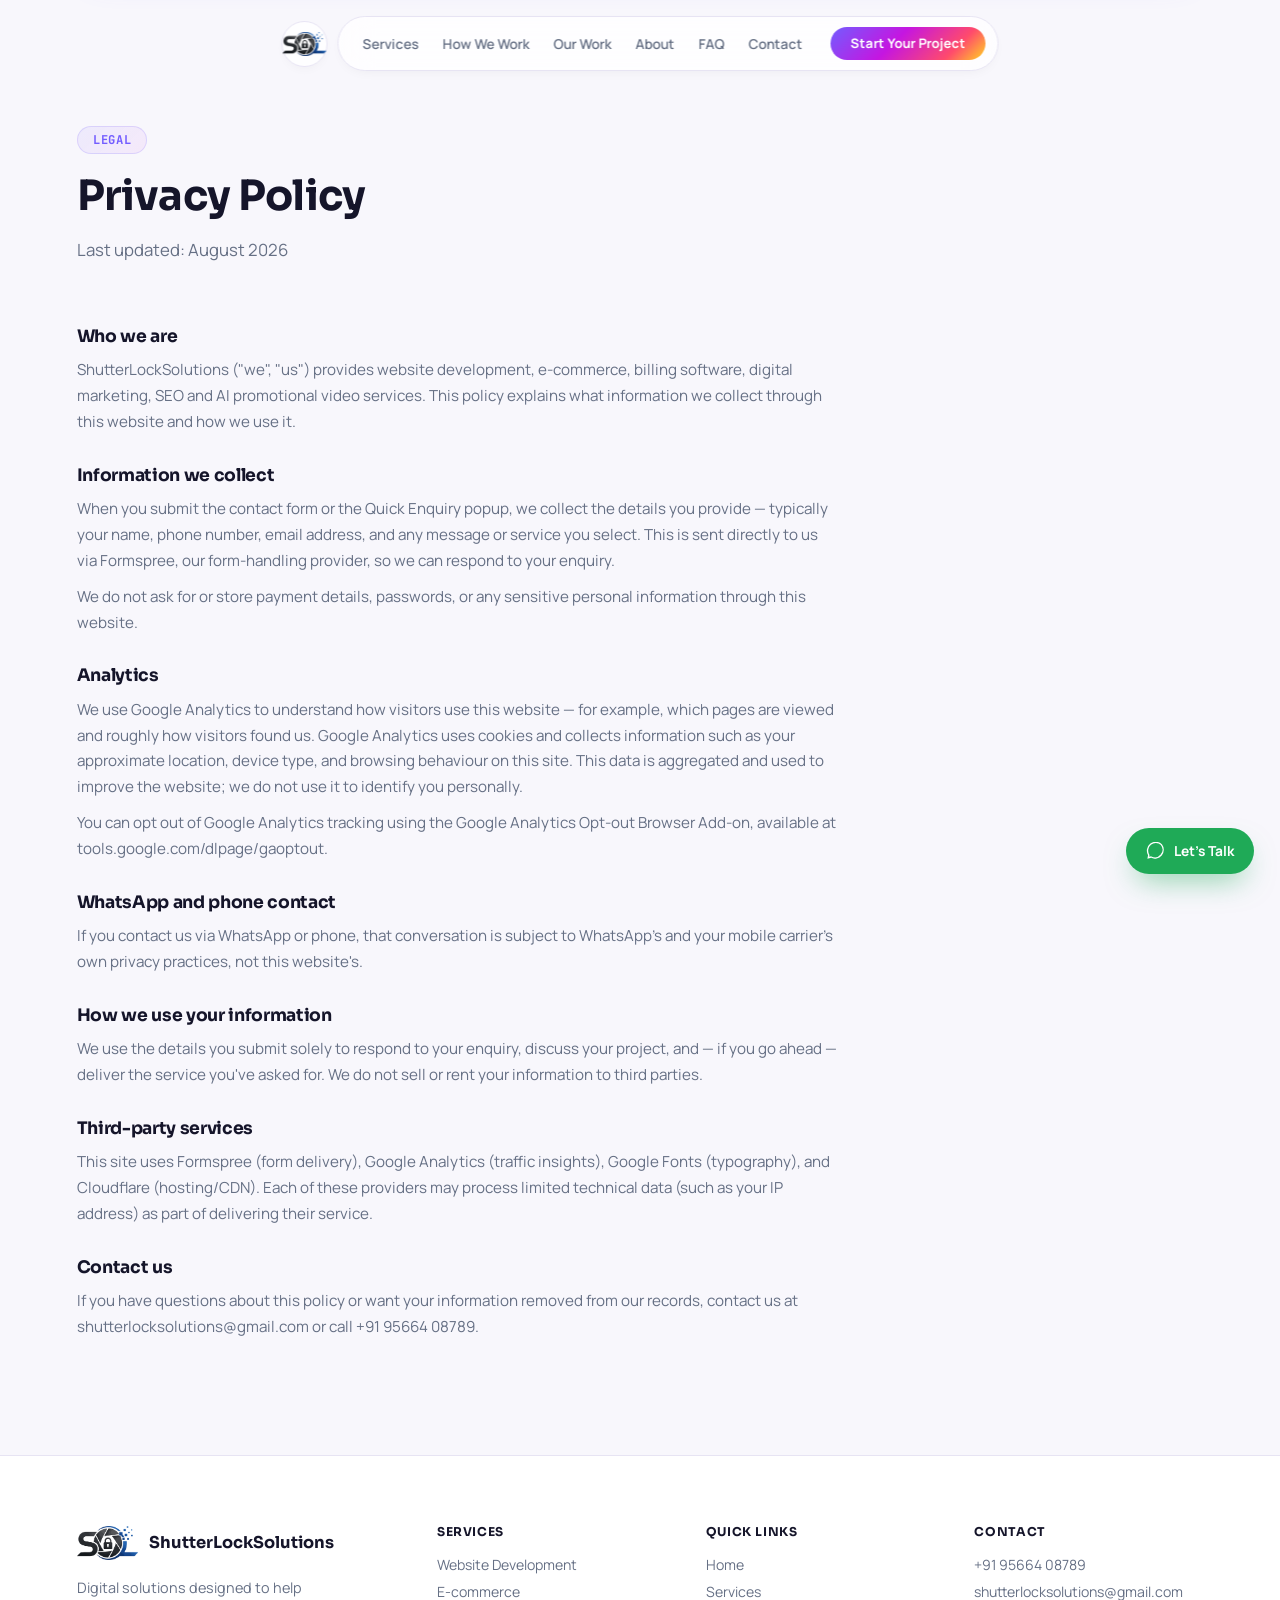
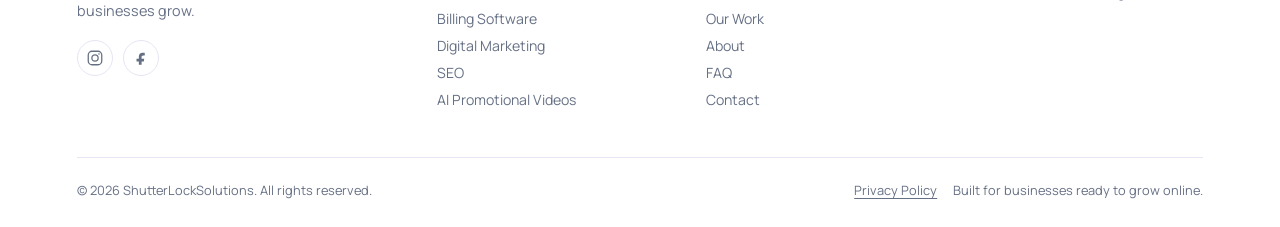
<file: privacy/index.html>
<!DOCTYPE html>
<html lang="en">
<head>
<!-- Google tag (gtag.js) -->
<script async src="https://www.googletagmanager.com/gtag/js?id=G-6SQDJTYTRV"></script>
<script>
  window.dataLayer = window.dataLayer || [];
  function gtag(){dataLayer.push(arguments);}
  gtag('js', new Date());

  gtag('config', 'G-6SQDJTYTRV');
</script>
<meta charset="UTF-8">
<meta name="viewport" content="width=device-width, initial-scale=1.0, viewport-fit=cover">
<meta http-equiv="X-UA-Compatible" content="IE=edge">
<title>Privacy Policy | ShutterLockSolutions</title>
<meta name="description" content="How ShutterLockSolutions collects, uses and protects the information you share with us through this website.">
<meta name="theme-color" content="#060B16">
<link rel="canonical" href="https://shutterlocksolutions.com/privacy/">
<link rel="icon" type="image/png" href="../assets/logo-mark.png">
<meta name="robots" content="noindex, follow">

<!-- Fonts -->
<link rel="preconnect" href="https://fonts.googleapis.com">
<link rel="preconnect" href="https://fonts.gstatic.com" crossorigin>
<link rel="preload" as="style" href="https://fonts.googleapis.com/css2?family=Manrope:wght@400;500;600;700;800&family=Sora:wght@500;600;700;800&family=JetBrains+Mono:wght@400;500&display=swap"
      onload="this.onload=null;this.rel='stylesheet';">
<noscript><link rel="stylesheet" href="https://fonts.googleapis.com/css2?family=Manrope:wght@400;500;600;700;800&family=Sora:wght@500;600;700;800&family=JetBrains+Mono:wght@400;500&display=swap"></noscript>

<!-- Styles -->
<link rel="stylesheet" href="../css/style.min.css">
</head>
<body data-page="legal">

<noscript>
  <div style="padding:40px;font-family:sans-serif;max-width:640px;margin:0 auto;text-align:center;">
    <h1>Privacy Policy</h1>
    <p>Please enable JavaScript to view this page, or contact us directly:</p>
    <p>Phone / WhatsApp: +91 95664 08789<br>Email: shutterlocksolutions@gmail.com</p>
  </div>
</noscript>

<div id="legal-mount"></div>
<div id="footer-mount"></div>

<script src="../js/config/content.config.min.js"></script>
<script src="../js/components/homeSections.min.js"></script>
<script src="../js/pages/legal.min.js"></script>
<script src="../js/main.min.js"></script>
</body>
</html>
</file>
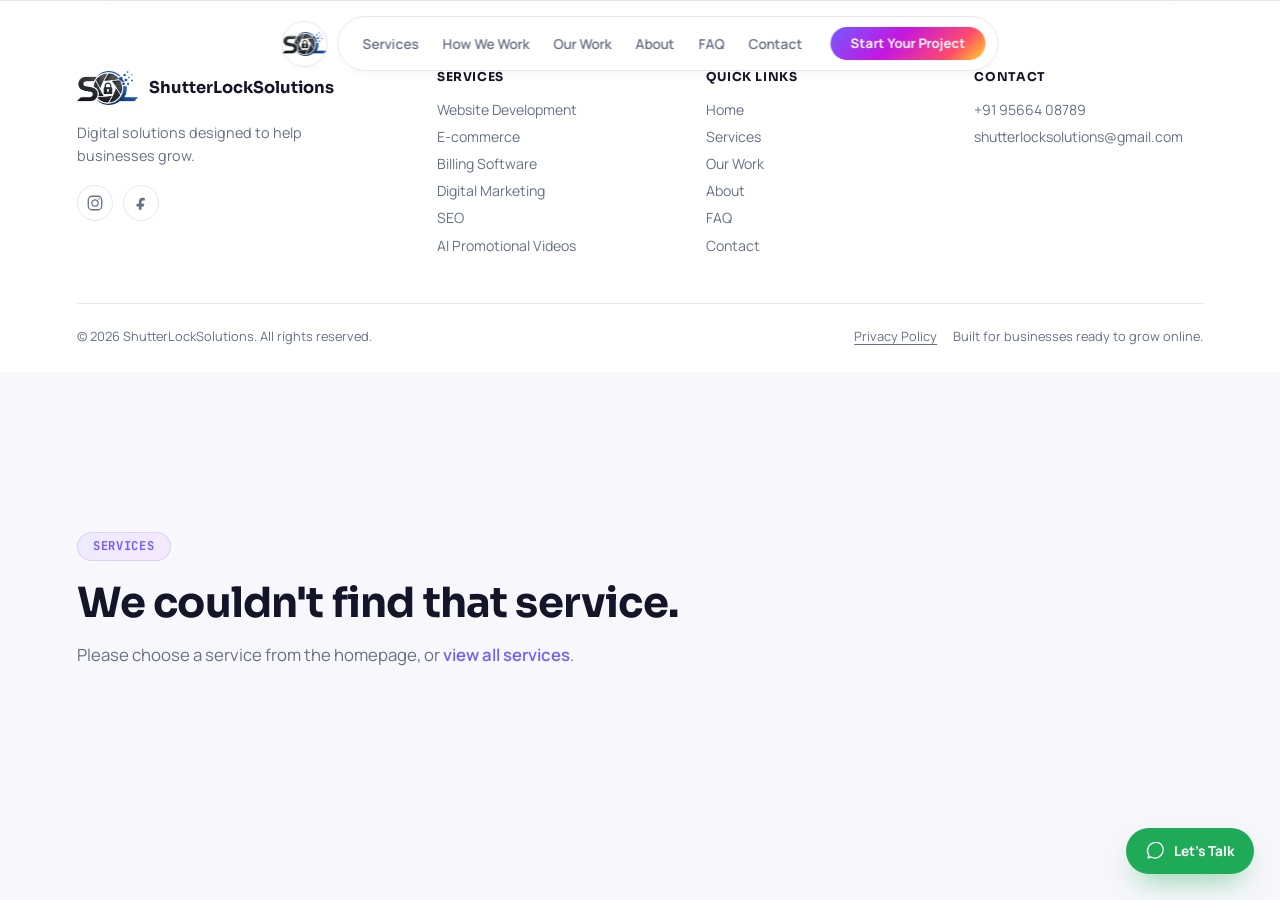
<file: services/index.html>
<!DOCTYPE html>
<html lang="en">
<head>
<!-- Google tag (gtag.js) -->
<script async src="https://www.googletagmanager.com/gtag/js?id=G-6SQDJTYTRV"></script>
<script>
  window.dataLayer = window.dataLayer || [];
  function gtag(){dataLayer.push(arguments);}
  gtag('js', new Date());

  gtag('config', 'G-6SQDJTYTRV');
</script>
<meta charset="UTF-8">
<meta name="viewport" content="width=device-width, initial-scale=1.0, viewport-fit=cover">
<meta http-equiv="X-UA-Compatible" content="IE=edge">
<!-- Title/description are set at runtime per-service by servicePage.js from
     content.config.js (servicesDetail[slug].seo). Fallback below only covers
     the brief instant before JS runs / for non-JS agents. -->
<title>Our Services | ShutterLockSolutions</title>
<meta name="description" content="Website development, e-commerce, billing software, digital marketing and SEO — digital solutions from ShutterLockSolutions.">
<meta name="theme-color" content="#060B16">
<meta name="robots" content="noindex" id="seo-robots-fallback">
<!-- Removed by servicePage.js once a valid ?service= slug resolves, so the
     page is indexable at its canonical per-service URL and not as a bare shell. -->
<link rel="icon" type="image/png" href="../assets/logo-mark.png">

<!-- LCP preload for the service-hero banner image. The banner filename
     depends on ?service=<slug>, which isn't known until JS parses the
     content config — without this hint the browser wouldn't start
     fetching the banner until after the full JS bundle loads. This tiny
     inline script runs immediately (before CSS/JS finish) and injects a
     preload for the correct file. ai-promotional-videos has no banner
     (real video/poster instead) so it's intentionally omitted here. -->
<script>
(function () {
  var m = /[?&]service=([^&]+)/.exec(window.location.search);
  var slug = m && decodeURIComponent(m[1]);
  var banners = {
    "website-development": "website-development-banner",
    "ecommerce": "ecommerce-banner",
    "billing-software": "billing-banner",
    "digital-marketing": "digital-marketing-banner",
    "seo": "seo-banner",
  };
  var file = slug && banners[slug];
  if (file) {
    var link = document.createElement("link");
    link.rel = "preload";
    link.as = "image";
    link.type = "image/webp";
    link.href = "../assets/images/banners/" + file + ".webp";
    document.head.appendChild(link);
  }
})();
</script>

<link rel="preconnect" href="https://fonts.googleapis.com">
<link rel="preconnect" href="https://fonts.gstatic.com" crossorigin>
<link rel="preload" as="style" href="https://fonts.googleapis.com/css2?family=Manrope:wght@400;500;600;700;800&family=Sora:wght@500;600;700;800&family=JetBrains+Mono:wght@400;500&display=swap"
      onload="this.onload=null;this.rel='stylesheet';">
<noscript><link rel="stylesheet" href="https://fonts.googleapis.com/css2?family=Manrope:wght@400;500;600;700;800&family=Sora:wght@500;600;700;800&family=JetBrains+Mono:wght@400;500&display=swap"></noscript>

<link rel="stylesheet" href="../css/style.min.css">
</head>
<body data-page="service">

<noscript>
  <div style="padding:40px;font-family:sans-serif;max-width:640px;margin:0 auto;text-align:center;">
    <h1>ShutterLockSolutions — Services</h1>
    <p>Please enable JavaScript to view this page, or contact us directly:</p>
    <p>Phone / WhatsApp: +91 95664 08789<br>Email: shutterlocksolutions@gmail.com</p>
  </div>
</noscript>

<!-- ==========================================================================
     ONE reusable service page shell for ALL five services.
     The slug is resolved at runtime from the URL (?service=<slug>) by
     js/pages/service.js, which calls the single window.ServicePage
     renderer (js/components/servicePage.js) with the matching object from
     js/config/content.config.js -> servicesDetail[slug].
     No per-service markup exists anywhere in this file.
     ========================================================================== -->
<div id="breadcrumb-mount"></div>
<div id="service-hero-mount"></div>
<div id="service-problem-mount"></div>
<div id="service-solution-mount"></div>
<div id="service-features-mount"></div>
<div id="service-benefits-mount"></div>
<div id="process-mount"></div>
<div id="faq-mount"></div>
<div id="cta-mount"></div>
<div id="footer-mount"></div>

<!-- Scripts: config -> shared components -> service page renderer -> boot wrapper -> main -->
<script src="../js/config/content.config.min.js"></script>
<script src="../js/components/homeSections.min.js"></script>
<script src="../js/components/servicePage.min.js"></script>
<script src="../js/pages/service.min.js"></script>
<script src="../js/main.min.js"></script>
</body>
</html>
</file>
<file: css/style.min.css>
*,::after,::before{box-sizing:border-box}a,body,button,div,figure,footer,form,h1,h2,h3,h4,header,html,input,label,li,nav,p,section,select,span,textarea,ul{margin:0;padding:0;border:0;font-size:100%;vertical-align:baseline}html{-webkit-text-size-adjust:100%;-ms-text-size-adjust:100%}body{line-height:1}ul{list-style:none}button,input,select,textarea{font-family:inherit;font-size:inherit;color:inherit;-webkit-appearance:none;-moz-appearance:none;appearance:none;background:0 0}button{cursor:pointer}img,svg{max-width:100%;display:block}a{background-color:transparent;text-decoration:none;color:inherit}:root{--ink-0:#15152A;--ink-1:#1E1E38;--ink-2:#272746;--line-dark:rgba(255,255,255,0.09);--white:#FFFFFF;--paper:#F8F7FC;--paper-line:#E7E4F3;--text-dark:#15152A;--text-soft:#667085;--text-faint:#98A2B3;--blue:#735DFF;--blue-bright:#C516E1;--blue-dim:#5B3FE0;--gradient-main:linear-gradient(135deg, #735DFF 0%, #C516E1 42%, #FF4B6C 78%, #FFD522 100%);--gradient-soft:linear-gradient(135deg, rgba(115,93,255,0.08), rgba(197,22,225,0.06));--fs-display:clamp(2.4rem, 4.6vw, 3.9rem);--fs-h2:clamp(1.9rem, 3.3vw, 2.6rem);--fs-h3:1.35rem;--fs-h4:1.08rem;--fs-body-lg:1.05rem;--fs-body:0.95rem;--fs-sm:0.87rem;--fs-xs:0.76rem;--r-sm:10px;--r-md:16px;--r-lg:24px;--r-pill:100px;--radius:16px;--shadow-sm:0 4px 14px -6px rgba(21,21,42,0.07);--shadow-md:0 16px 34px -18px rgba(21,21,42,0.12);--shadow-lg:0 30px 60px -24px rgba(21,21,42,0.16);--shadow-accent:0 14px 30px -12px rgba(115,93,255,0.35);--section-y:clamp(72px, 9vw, 130px);--gutter:6vw;--container:1600px;--header-h:78px;--focus-ring:2px solid var(--blue)}html{-webkit-scroll-behavior:smooth;scroll-behavior:smooth}div[id],section[id]{scroll-margin-top:var(--header-h)}body{font-family:Manrope,-apple-system,BlinkMacSystemFont,'Segoe UI',Roboto,Helvetica,Arial,sans-serif;background:var(--paper);color:var(--text-dark);overflow-x:hidden;-webkit-font-smoothing:antialiased;-moz-osx-font-smoothing:grayscale;text-rendering:optimizeLegibility}.disp,h1,h2,h3,h4{font-family:Sora,-apple-system,BlinkMacSystemFont,sans-serif;letter-spacing:-.02em}.mono{font-family:'JetBrains Mono',Consolas,Menlo,monospace;letter-spacing:.06em;text-transform:uppercase}::selection{background:var(--blue);color:#fff}a:focus-visible,button:focus-visible,input:focus-visible,select:focus-visible,textarea:focus-visible{outline:var(--focus-ring);outline-offset:3px}a:focus,button:focus,input:focus,select:focus,textarea:focus{outline:var(--focus-ring);outline-offset:3px}@media (prefers-reduced-motion:reduce){*{animation-duration:NaNs!important;animation-iteration-count:1!important;transition-duration:NaNs!important;transition-delay:0s!important;scroll-behavior:auto!important}}.wrap{max-width:var(--container);margin:0 auto;padding-left:var(--gutter);padding-right:var(--gutter)}.contact,.cta-section,.faq,.hero,.journey,.problem,.process,.quiz,.services,.transform,.why,.work{padding-left:max(var(--gutter),calc((100% - var(--container))/ 2));padding-right:max(var(--gutter),calc((100% - var(--container))/ 2))}.contact,.faq,.journey,.problem,.process,.quiz,.services,.transform,.why,.work{padding-top:var(--section-y);padding-bottom:var(--section-y)}header{position:fixed;top:16px;left:50%;z-index:200;transform:translateX(-50%);display:-webkit-flex;display:flex;-webkit-align-items:center;align-items:center;gap:10px;max-width:94vw}.pill-logo{display:-webkit-flex;display:flex;align-items:center;justify-content:center;flex-shrink:0;width:46px;height:46px;border-radius:50%;background:rgba(255,255,255,.85);-webkit-backdrop-filter:blur(16px);backdrop-filter:blur(16px);border:1px solid var(--paper-line);box-shadow:var(--shadow-sm)}.pill-logo .logo-mark{height:24px}.pill-nav{display:-webkit-flex;display:flex;align-items:center;gap:28px;background:rgba(255,255,255,.78);-webkit-backdrop-filter:blur(16px);backdrop-filter:blur(16px);border:1px solid var(--paper-line);box-shadow:var(--shadow-sm);border-radius:100px;padding:10px 12px 10px 24px}.logo{display:-webkit-flex;display:flex;-webkit-align-items:center;align-items:center;gap:11px;font-family:Sora,sans-serif;font-weight:700;font-size:1.02rem;color:var(--text-dark)}.logo-mark{height:34px;width:auto;object-fit:contain;position:relative;flex-shrink:0}nav.desknav ul{display:-webkit-flex;display:flex;gap:24px}nav.desknav a{font-size:.85rem;font-weight:600;color:var(--text-soft);transition:color .25s;position:relative;padding-bottom:2px;white-space:nowrap}nav.desknav a:hover{color:var(--text-dark)}nav.desknav a::after{content:'';position:absolute;left:0;bottom:-4px;width:0;height:1.5px;background:var(--blue-bright);transition:width .3s cubic-bezier(.16,.8,.24,1)}nav.desknav a:hover::after{width:100%}.nav-right{display:-webkit-flex;display:flex;-webkit-align-items:center;align-items:center;gap:14px}.nav-cta{background:var(--gradient-main);color:#fff;padding:10px 20px;border-radius:100px;font-weight:700;font-size:.82rem;transition:filter .25s ease,transform .25s ease;white-space:nowrap}.nav-cta:hover{filter:brightness(1.08);transform:translateY(-2px)}.burger{display:none;flex-direction:column;gap:5px;background:0 0;border:none;padding:8px}.burger span{width:22px;height:2px;background:var(--text-dark);display:block}.mobile-menu{position:fixed;inset:0;background:var(--white);z-index:300;display:-webkit-flex;display:flex;flex-direction:column;padding:26px 6vw;transform:translateY(-100%);transition:transform .4s cubic-bezier(.2,.8,.2,1)}.mobile-menu.open{transform:translateY(0)}.mobile-menu .mtop{display:-webkit-flex;display:flex;justify-content:space-between;align-items:center;margin-bottom:60px}.mobile-menu ul{display:-webkit-flex;display:flex;flex-direction:column;gap:26px}.mobile-menu a{font-family:Sora,sans-serif;font-size:1.7rem;font-weight:600;color:var(--text-dark)}.mobile-menu .mcta{margin-top:auto;text-align:center}.close-x{background:0 0;border:none;color:var(--text-dark);font-size:1.6rem;padding:8px}.hero{position:relative;background:var(--paper);color:var(--text-dark);padding-top:calc(var(--header-h) + 48px);padding-bottom:var(--section-y);overflow:hidden;display:-webkit-grid;display:grid;grid-template-columns:1.02fr 0.98fr;gap:clamp(32px,5vw,72px);align-items:center;perspective:1200px}.hero::before{content:'';position:absolute;inset:0;background:radial-gradient(ellipse 60% 50% at 82% 18%,rgba(115,93,255,.14),transparent 60%),radial-gradient(ellipse 50% 40% at 8% 90%,rgba(197,22,225,.08),transparent 60%);pointer-events:none}.hero-grid-lines{position:absolute;inset:0;background-image:linear-gradient(rgba(21,21,42,.04) 1px,transparent 1px),linear-gradient(90deg,rgba(21,21,42,.04) 1px,transparent 1px);background-size:56px 56px;-webkit-mask-image:linear-gradient(to bottom,black,transparent 85%);mask-image:linear-gradient(to bottom,black,transparent 85%);pointer-events:none}.hero-copy{position:relative;z-index:2}.eyebrow{display:-webkit-inline-flex;display:inline-flex;align-items:center;gap:9px;font-size:var(--fs-xs);font-weight:700;color:var(--blue-bright);padding:8px 16px;border:1px solid rgba(197,22,225,.3);border-radius:var(--r-pill);background:rgba(115,93,255,.1);margin-bottom:26px}.eyebrow::before{content:'';width:6px;height:6px;border-radius:50%;background:var(--blue-bright);flex-shrink:0}.hero h1{font-size:var(--fs-display);font-weight:700;line-height:1.06;letter-spacing:-.025em;margin-bottom:24px}.hero h1 .accent{background:var(--gradient-main);-webkit-background-clip:text;background-clip:text;-webkit-text-fill-color:transparent;color:var(--blue-bright);display:-webkit-flex;display:flex;align-items:center;line-height:1.06;min-height:calc(var(--fs-display) * 1.06 * 2);text-wrap:balance;transition:opacity .26s ease,transform .26s ease}.hero h1 .accent.swap-out{opacity:0;transform:translateY(6px)}.hero p.lead{font-size:var(--fs-body-lg);color:var(--text-soft);max-width:500px;line-height:1.7;margin-bottom:34px}.hero-actions{display:-webkit-flex;display:flex;gap:14px;flex-wrap:wrap;margin-bottom:40px}.btn-primary{background:var(--gradient-main);color:#fff;padding:16px 30px;border-radius:var(--r-pill);font-weight:700;font-size:var(--fs-sm);display:-webkit-inline-flex;display:inline-flex;align-items:center;gap:9px;transition:transform .3s ease,box-shadow .3s ease,filter .3s ease;box-shadow:var(--shadow-accent);border:none}.btn-primary:hover{filter:brightness(1.08);transform:translateY(-3px)}.btn-primary:active{transform:translateY(-1px) scale(.98)}.btn-outline{padding:16px 26px;border-radius:var(--r-pill);font-weight:700;font-size:var(--fs-sm);border:1px solid var(--paper-line);color:var(--text-dark);background:var(--white);transition:border-color .3s,background .3s,transform .2s ease;display:inline-block}.btn-outline:hover{border-color:var(--blue);background:var(--gradient-soft)}.btn-outline:active{transform:scale(.98)}.hero-services-inline{display:-webkit-flex;display:flex;flex-wrap:wrap;gap:10px 20px;padding-top:26px;border-top:1px solid var(--paper-line)}.hero-services-inline span{font-size:var(--fs-xs);color:var(--text-soft);display:-webkit-flex;display:flex;align-items:center;gap:8px}.hero-services-inline span::before{content:'';width:4px;height:4px;border-radius:50%;background:var(--blue-bright);flex-shrink:0}.hero-visual{position:relative;z-index:2;height:auto;transform-style:preserve-3d;transition:transform .3s ease-out;will-change:transform}.hero-glow{position:absolute;top:6%;right:2%;width:70%;height:70%;background:radial-gradient(circle at 50% 50%,rgba(115,93,255,.16),transparent 68%);filter:blur(38px);pointer-events:none}.stack-card{position:absolute;border-radius:var(--r-lg);background:var(--ink-2);border:1px solid rgba(255,255,255,.12);box-shadow:var(--shadow-lg)}.card-site{width:78%;height:298px;top:2%;right:0;overflow:hidden;z-index:2;animation:card-fade-in .7s cubic-bezier(.16,.8,.24,1) both,float1 7s ease-in-out infinite}.browser-bar{display:-webkit-flex;display:flex;align-items:center;gap:12px;padding:12px 16px;border-bottom:1px solid rgba(255,255,255,.09);background:rgba(255,255,255,.03)}.browser-dots{display:-webkit-flex;display:flex;gap:6px;flex-shrink:0}.browser-dots span{width:9px;height:9px;border-radius:50%;background:rgba(255,255,255,.16)}.browser-url{flex:1;font-family:'JetBrains Mono',monospace;font-size:.62rem;color:rgba(255,255,255,.42);background:rgba(255,255,255,.05);border-radius:var(--r-pill);padding:5px 12px;white-space:nowrap;overflow:hidden;text-overflow:ellipsis;text-transform:none;letter-spacing:0}.site-body{padding:20px}.card-mobile .bl,.card-site .bl,.svc-visual .bl{display:block;height:10px;border-radius:5px;background:rgba(255,255,255,.09);margin-bottom:10px}.card-site .bl.w60,.svc-visual .bl.w60{width:60%}.card-site .bl.w80,.svc-visual .bl.w80{width:80%}.card-site .bl.w40,.svc-visual .bl.w40{width:40%}.card-site .bl.w20,.svc-visual .bl.w20{width:20%}.card-site .bl.w30,.svc-visual .bl.w30{width:30%}.card-site .hero-block,.svc-visual .hero-block{height:120px;border-radius:var(--r-sm);background:linear-gradient(135deg,rgba(115,93,255,.35),rgba(115,93,255,.06));margin-top:18px;border:1px solid rgba(197,22,225,.25);position:relative;overflow:hidden;display:-webkit-flex;display:flex;align-items:center;justify-content:center}.card-site .hero-block::before,.svc-visual .hero-block::before{content:'';width:80%;height:44px;background-image:url("data:image/svg+xml;charset=UTF-8,%3Csvg xmlns='http://www.w3.org/2000/svg' viewBox='0 0 200 60'%3E%3Cpolyline points='0,45 30,38 55,42 80,22 105,28 130,10 160,16 200,4' fill='none' stroke='%23C516E1' stroke-width='3' stroke-linecap='round' stroke-linejoin='round'/%3E%3Ccircle cx='200' cy='4' r='5' fill='%23C516E1'/%3E%3C/svg%3E");background-repeat:no-repeat;background-size:contain;background-position:center;opacity:.9}.hero-blob{position:absolute;width:210px;height:210px;border-radius:50%;background:conic-gradient(from 140deg,rgba(255,213,34,.22),rgba(255,75,108,.16),rgba(197,22,225,.2),rgba(115,93,255,.2));filter:blur(30px);opacity:.7;top:-6%;left:6%;z-index:1}.hero-ecosystem-img{position:relative;z-index:2;display:block;width:100%;height:auto;filter:drop-shadow(0 24px 40px rgba(21,21,42,.16));animation:card-fade-in .8s cubic-bezier(.16,.8,.24,1) both,hero-img-float 8s ease-in-out infinite}@keyframes hero-img-float{0%,100%{translate:0 0}50%{translate:0 -12px}}@media (max-width:980px){.hero-ecosystem-img{max-width:520px;margin:0 auto;animation:card-fade-in .6s ease both}}.sv-mock-products{display:-webkit-grid;display:grid;grid-template-columns:repeat(3,1fr);gap:10px;margin-bottom:14px}.sv-mock-product{background:rgba(255,255,255,.04);border:1px solid rgba(255,255,255,.08);border-radius:var(--r-sm);padding:9px;display:-webkit-flex;display:flex;flex-direction:column;gap:6px}.sv-mock-thumb{display:block;height:38px;border-radius:6px;background:linear-gradient(135deg,rgba(115,93,255,.35),rgba(197,22,225,.15))}.sv-mock-cartbar{display:-webkit-flex;display:flex;align-items:center;justify-content:space-between;padding-top:14px;border-top:1px solid rgba(255,255,255,.08)}.sv-mock-pill{width:74px;height:20px;border-radius:var(--r-pill);background:var(--gradient-main);display:block}.sv-mock-cta-row{display:-webkit-flex;display:flex;align-items:center;gap:12px;margin-top:16px}.sv-mock-invoice{display:-webkit-flex;display:flex;flex-direction:column;gap:12px;margin-bottom:16px}.sv-mock-invoice-row{display:-webkit-flex;display:flex;align-items:center;justify-content:space-between}.sv-mock-invoice-total{display:-webkit-flex;display:flex;align-items:center;justify-content:space-between;padding-top:14px;border-top:1px solid rgba(255,255,255,.08)}.sv-mock-social-grid{display:-webkit-grid;display:grid;grid-template-columns:repeat(2,1fr);gap:10px}.sv-mock-social-card{background:rgba(255,255,255,.04);border:1px solid rgba(255,255,255,.08);border-radius:var(--r-sm);padding:9px}.sv-mock-social-media{display:block;height:46px;border-radius:6px;margin-bottom:8px;background:linear-gradient(135deg,rgba(197,22,225,.32),rgba(255,213,34,.18))}.sv-mock-social-meta{display:-webkit-flex;display:flex;align-items:center;justify-content:space-between;gap:8px}.sv-mock-heart{width:12px;height:12px;border-radius:50%;background:var(--blue-bright);flex-shrink:0;opacity:.8}.sv-mock-searchbar{display:-webkit-flex;display:flex;align-items:center;gap:10px;background:rgba(255,255,255,.05);border:1px solid rgba(255,255,255,.1);border-radius:var(--r-pill);padding:10px 16px;margin-bottom:16px}.sv-mock-search-icon{width:14px;height:14px;border-radius:50%;border:2px solid rgba(255,255,255,.4);flex-shrink:0}.sv-mock-results{display:-webkit-flex;display:flex;flex-direction:column;gap:14px}.sv-mock-result{display:-webkit-flex;display:flex;align-items:flex-start;gap:12px}.sv-mock-result-text{flex:1;min-width:0}.sv-mock-rank{width:22px;height:22px;border-radius:7px;background:var(--gradient-main);color:#fff;flex-shrink:0;display:-webkit-flex;display:flex;align-items:center;justify-content:center;font-family:'JetBrains Mono',monospace;font-size:.68rem;font-weight:700}.sv-mock-videoframe{height:120px;border-radius:var(--r-sm);margin-bottom:16px;background:linear-gradient(135deg,rgba(115,93,255,.25),rgba(197,22,225,.12));border:1px solid rgba(255,255,255,.1);display:-webkit-flex;display:flex;align-items:center;justify-content:center}.sv-real-video{display:block;max-height:150px;width:auto;max-width:100%;margin:0 auto 14px;border-radius:var(--r-sm);border:1px solid rgba(255,255,255,.12);background:#000}.sv-mock-play{width:44px;height:44px;border-radius:50%;background:var(--gradient-main);display:-webkit-flex;display:flex;align-items:center;justify-content:center;box-shadow:var(--shadow-accent)}.sv-mock-waveform{display:-webkit-flex;display:flex;align-items:center;gap:4px;height:34px}.sv-mock-waveform i{flex:1;background:linear-gradient(to top,var(--blue),var(--blue-bright));border-radius:3px;opacity:.85}@keyframes float1{0%,100%{transform:translateY(0)}50%{transform:translateY(-10px)}}@keyframes float2{0%,100%{transform:translateY(0)}50%{transform:translateY(8px)}}@keyframes float3{0%,100%{transform:translateY(0)}50%{transform:translateY(-7px)}}.value-strip{background:var(--paper);border-top:1px solid var(--paper-line);padding:30px 0 70px;overflow:hidden}.value-strip .wrap{padding-left:6vw;padding-right:6vw}.value-strip .vs-inner{text-align:center;margin-bottom:34px}.value-strip h2{color:var(--text-dark);font-size:1.4rem;font-weight:600}.marquee-wrap{overflow:hidden;-webkit-mask-image:linear-gradient(to right,transparent,black 8%,black 92%,transparent);mask-image:linear-gradient(to right,transparent,black 8%,black 92%,transparent)}.marquee-track{display:-webkit-flex;display:flex;gap:16px;width:-webkit-max-content;width:max-content;animation:marquee-scroll 26s linear infinite}.marquee-track:hover{animation-play-state:paused}@keyframes marquee-scroll{from{transform:translateX(0)}to{transform:translateX(-50%)}}.marquee-card{display:-webkit-inline-flex;display:inline-flex;align-items:center;gap:10px;flex-shrink:0;padding:14px 26px 14px 18px;border-radius:100px;border:1px solid var(--paper-line);background:var(--white);color:var(--text-dark);font-size:.88rem;font-weight:600;white-space:nowrap;transition:border-color .3s ease,background .3s ease;box-shadow:var(--shadow-sm)}.marquee-card:hover{border-color:rgba(197,22,225,.4);background:var(--gradient-soft)}.marquee-card-num{font-family:'JetBrains Mono',monospace;font-size:.68rem;font-weight:600;color:var(--blue-bright);width:22px;height:22px;border-radius:50%;background:rgba(197,22,225,.12);display:-webkit-flex;display:flex;align-items:center;justify-content:center;flex-shrink:0}@media (prefers-reduced-motion:reduce){.marquee-track{animation:none;flex-wrap:wrap;width:auto}}.problem{background:var(--paper)}.p-head{max-width:720px;margin-bottom:clamp(40px,5vw,64px)}.p-head .tag{color:var(--blue);font-size:var(--fs-xs);font-weight:700;margin-bottom:18px;display:-webkit-inline-flex;display:inline-flex;align-items:center;padding:7px 15px;border-radius:var(--r-pill);background:var(--gradient-soft);border:1px solid rgba(115,93,255,.18)}.p-head h1,.p-head h2{font-size:var(--fs-h2);font-weight:700;line-height:1.16;color:var(--text-dark);letter-spacing:-.02em}.p-head p{color:var(--text-soft);margin-top:16px;font-size:var(--fs-body-lg);line-height:1.65}.faq .p-head,.quiz .p-head,.services .p-head,.transform .p-head,.work .p-head{text-align:center}.problem-layout{display:grid;grid-template-columns:1fr;gap:48px;align-items:center}.problem-layout.has-visual{grid-template-columns:0.9fr 1.1fr}.problem-content .p-head{margin-bottom:28px;max-width:none}.problem-grid{display:grid;grid-template-columns:repeat(2,1fr);gap:14px}.problem-item{display:flex;align-items:flex-start;gap:12px;padding:16px 18px;border-radius:var(--r-md);background:var(--white);border:1px solid var(--paper-line);box-shadow:var(--shadow-sm)}.problem-item .x{flex:none;width:26px;height:26px;border-radius:50%;display:flex;align-items:center;justify-content:center;background:var(--gradient-soft);color:var(--blue-bright);font-size:.7rem;font-weight:700;margin-top:1px}.problem-item p{color:var(--text-dark);font-size:var(--fs-body);font-weight:600;line-height:1.4;margin:0}.problem-visual{border-radius:var(--r-lg);overflow:hidden;background:var(--white);border:1px solid var(--paper-line);box-shadow:var(--shadow-lg);padding:14px}.problem-visual img{width:100%;height:100%;display:block;object-fit:contain;border-radius:var(--r-md)}@media (max-width:980px){.problem-layout.has-visual{grid-template-columns:1fr}.problem-visual{order:2}.problem-content{order:1}}@media (max-width:640px){.problem-grid{grid-template-columns:1fr}}.journey{position:relative;overflow:hidden;background:var(--paper)}.journey-inner{position:relative;z-index:2;max-width:var(--container);margin:0 auto;display:-webkit-grid;display:grid;grid-template-columns:0.85fr 1.15fr;gap:clamp(24px,4vw,64px);align-items:center}.journey-head p{font-size:var(--fs-body);color:var(--text-soft);max-width:420px;margin-top:14px;line-height:1.65}.journey-head .tag{color:var(--blue);font-size:var(--fs-xs);font-weight:700;margin-bottom:18px;display:-webkit-inline-flex;display:inline-flex;align-items:center;padding:7px 15px;border-radius:var(--r-pill);background:rgba(115,93,255,.08);border:1px solid rgba(115,93,255,.18);letter-spacing:.04em}.journey-head h2{font-size:var(--fs-h2);font-weight:700;line-height:1.16;color:var(--text-dark);letter-spacing:-.02em;display:block}.journey-accent{background:var(--gradient-main);-webkit-background-clip:text;background-clip:text;color:transparent}.journey-blob{position:absolute;border-radius:50%;filter:blur(60px);z-index:0;pointer-events:none}.journey-blob-1{width:420px;height:420px;background:radial-gradient(circle,rgba(115,93,255,.14),transparent 70%);top:-8%;right:-6%}.journey-blob-2{width:380px;height:380px;background:radial-gradient(circle,rgba(255,213,34,.12),transparent 70%);bottom:-10%;left:-8%}.journey-grid-texture{position:absolute;inset:0;z-index:0;opacity:.5;pointer-events:none;background-image:linear-gradient(rgba(21,21,42,.035) 1px,transparent 1px),linear-gradient(90deg,rgba(21,21,42,.035) 1px,transparent 1px);background-size:42px 42px;-webkit-mask-image:radial-gradient(ellipse 70% 60% at 65% 45%,black 40%,transparent 85%);mask-image:radial-gradient(ellipse 70% 60% at 65% 45%,black 40%,transparent 85%)}.journey-map{position:relative;width:100%;aspect-ratio:900/860}.journey-route{position:absolute;inset:0;width:100%;height:100%;overflow:visible}.journey-route-glow{fill:none;stroke:url(#journeyGrad);stroke-width:20;stroke-linecap:round;opacity:.16;filter:blur(8px)}.journey-route-line{fill:none;stroke:url(#journeyGrad);stroke-width:5;stroke-linecap:round;stroke-dasharray:2200;stroke-dashoffset:2200;opacity:.95;transition:stroke-dashoffset 1.6s cubic-bezier(.16,.8,.24,1)}.journey.in-view .journey-route-line{stroke-dashoffset:0}.journey-route-dot{fill:#fff;filter:drop-shadow(0 0 6px rgba(197,22,225,.9))}.journey-node{position:absolute;transform:translate(-50%,-50%);width:92px;height:92px}.journey-halo{position:absolute;inset:-16px;border-radius:50%;z-index:-1;border:1.5px dashed color-mix(in srgb,var(--node-glow) 45%,transparent);opacity:.55}.journey-circle{position:relative;width:92px;height:92px;border-radius:50%;background:#fff;box-shadow:0 0 0 1px color-mix(in srgb,var(--node-glow) 35%,transparent),0 8px 28px -6px color-mix(in srgb,var(--node-glow) 55%,transparent),0 0 34px -4px color-mix(in srgb,var(--node-glow) 45%,transparent);display:-webkit-flex;display:flex;align-items:center;justify-content:center;color:var(--node-glow,var(--blue));transition:transform .35s cubic-bezier(.16,.8,.24,1),box-shadow .35s ease}.journey-node:hover .journey-circle{transform:translateY(-4px) rotate(-3deg)}.journey-badge{position:absolute;top:-9px;left:50%;transform:translateX(-50%);min-width:30px;height:30px;padding:0 4px;border-radius:50%;background:var(--node-glow,var(--gradient-main));color:#fff;font-family:'JetBrains Mono',monospace;font-size:.72rem;font-weight:700;display:-webkit-flex;display:flex;align-items:center;justify-content:center;box-shadow:0 0 0 4px var(--paper),0 4px 10px -2px color-mix(in srgb,var(--node-glow) 60%,transparent)}.journey-copy{position:absolute;top:50%;left:calc(100% + 26px);transform:translateY(-50%);width:min(260px,17vw);text-align:left}.journey-copy h3{font-size:.95rem;font-weight:800;letter-spacing:.04em;margin-bottom:6px}.journey-copy p{font-size:.92rem;color:var(--text-soft);line-height:1.5;margin-bottom:10px}.journey-underline{display:block;width:70%;height:2px;border-radius:2px;opacity:.5;position:relative}.journey-underline-dot{position:absolute;right:-4px;top:50%;transform:translateY(-50%);width:8px;height:8px;border-radius:50%}.journey-node-01{transition-delay:.05s}.journey-node-02{transition-delay:.2s}.journey-node-03{transition-delay:.35s}.journey-node-04{transition-delay:.5s}@media (max-width:1180px){.journey-inner{grid-template-columns:1fr}.journey-head{max-width:640px}.journey-map{margin-top:12px}}@media (max-width:768px){.journey-map{aspect-ratio:auto;height:auto}.journey-route{display:none}.journey-map{position:relative;display:-webkit-flex;display:flex;flex-direction:column;gap:36px;padding-left:28px}.journey-map::before{content:'';position:absolute;top:6px;bottom:6px;left:0;width:3px;border-radius:2px;background:linear-gradient(180deg,#735dff,#c516e1,#ff4b6c,#ffd522)}.journey-node{position:relative;left:auto!important;right:auto!important;top:auto!important;transform:none!important;width:auto;height:auto;display:-webkit-flex;display:flex;flex-direction:row;align-items:center;gap:16px}.journey-halo{display:none}.journey-node::before{content:'';position:absolute;left:-34px;top:26px;width:11px;height:11px;border-radius:50%;background:var(--node-glow,var(--gradient-main));box-shadow:0 0 0 4px var(--paper)}.journey-circle{width:60px;height:60px}.journey-circle svg{width:22px;height:22px}.journey-badge{width:22px;height:22px;min-width:22px;font-size:.6rem}.journey-copy{position:static;transform:none;width:auto;flex:1;text-align:left!important}.journey-underline{display:none}}@media (max-width:420px){.journey-copy h3{font-size:.86rem}.journey-copy p{font-size:.86rem}}.services{background:#fff;border-top:1px solid var(--paper-line);border-bottom:1px solid var(--paper-line)}.services .p-head{margin-left:auto;margin-right:auto;text-align:center}.service-grid{display:-webkit-grid;display:grid;grid-template-columns:repeat(4,1fr);grid-auto-rows:minmax(140px,auto);align-items:stretch;gap:20px}.service-card:first-child{grid-column:span 2;grid-row:span 2}.service-card:nth-child(2){grid-column:span 2;grid-row:span 1}.service-card:nth-child(3){grid-column:span 1;grid-row:span 1}.service-card:nth-child(4){grid-column:span 1;grid-row:span 1}.service-card:nth-child(5){grid-column:span 2;grid-row:span 1}.service-card:nth-child(6){grid-column:span 2;grid-row:span 1}.service-card{position:relative;overflow:hidden;display:-webkit-flex;display:flex;flex-direction:column;padding:26px 26px 24px;background:#fff;border:1px solid var(--paper-line);border-radius:var(--r-lg);box-shadow:var(--shadow-sm);transition:transform .35s cubic-bezier(.16,.8,.24,1),box-shadow .35s cubic-bezier(.16,.8,.24,1),border-color .35s ease}.svc-visual{position:relative;background:var(--ink-2);border:1px solid rgba(255,255,255,.08);border-radius:var(--r-md);padding:16px;margin-bottom:18px;overflow:hidden}.svc-photo{position:absolute;inset:0;width:100%;height:100%;object-fit:cover;display:block}.service-card:first-child .svc-visual{flex:none;width:100%;aspect-ratio:4/3;padding:22px;margin-bottom:22px}.service-card:nth-child(2) .svc-visual{height:141px}.service-card:nth-child(3) .svc-visual{height:109px}.service-card:nth-child(4) .svc-visual{height:112px}.service-card:nth-child(5) .svc-visual{height:150px}.service-card:nth-child(6) .svc-visual{height:200px}.service-card:nth-child(2) .svc-visual,.service-card:nth-child(5) .svc-visual,.service-card:nth-child(6) .svc-visual{min-height:112px}.service-card:nth-child(3) .svc-visual,.service-card:nth-child(4) .svc-visual{min-height:0;padding:12px}.service-card:first-child h3{font-size:var(--fs-h3)}.service-card:nth-child(3) p,.service-card:nth-child(4) p{margin-bottom:14px}.service-card:nth-child(3) .svc-top,.service-card:nth-child(4) .svc-top{margin-bottom:14px}.service-card::after{content:'';position:absolute;top:0;right:0;width:120px;height:120px;background:radial-gradient(circle at 100% 0,rgba(115,93,255,.14),transparent 70%);opacity:0;transition:opacity .35s ease;pointer-events:none}.service-card:hover{transform:translateY(-6px);box-shadow:var(--shadow-md);border-color:rgba(115,93,255,.28)}.service-card:hover::after{opacity:1}.svc-top{display:-webkit-flex;display:flex;align-items:center;justify-content:space-between;margin-bottom:22px}.svc-badge{width:46px;height:46px;border-radius:14px;background:var(--gradient-main);color:#fff;display:-webkit-flex;display:flex;align-items:center;justify-content:center;flex-shrink:0;box-shadow:var(--shadow-accent);transition:transform .35s cubic-bezier(.16,.8,.24,1)}.service-card:hover .svc-badge{transform:scale(1.06) rotate(-4deg)}.svc-num{font-family:'JetBrains Mono',monospace;font-size:var(--fs-xs);color:var(--text-faint);font-weight:600}.service-card h3{font-size:var(--fs-h4);font-weight:700;color:var(--text-dark);margin-bottom:10px;letter-spacing:-.01em}.service-card p{font-size:var(--fs-body);color:var(--text-soft);line-height:1.6;margin-bottom:22px}.svc-link{margin-top:auto;display:-webkit-inline-flex;display:inline-flex;align-items:center;gap:8px;font-size:var(--fs-sm);font-weight:700;color:var(--blue);transition:gap .3s ease}.service-card:hover .svc-link{gap:12px}.svc-arrow{display:-webkit-flex;display:flex;align-items:center}.service-card.is-featured{background:linear-gradient(180deg,rgba(115,93,255,.05),#fff 55%);border-color:rgba(115,93,255,.22)}.service-card.is-featured::before{content:'';position:absolute;top:0;left:0;right:0;height:3px;background:var(--gradient-main)}@media (max-width:980px){.service-grid{grid-template-columns:repeat(2,1fr);grid-auto-rows:auto;gap:18px}.service-card:first-child{grid-column:span 2;grid-row:auto}.service-card:nth-child(2),.service-card:nth-child(5),.service-card:nth-child(6){grid-column:span 2;grid-row:auto}.service-card:nth-child(3),.service-card:nth-child(4){grid-column:span 1;grid-row:auto}}@media (max-width:640px){.service-grid{grid-template-columns:1fr}.service-card,.service-card:first-child,.service-card:nth-child(2),.service-card:nth-child(3),.service-card:nth-child(4),.service-card:nth-child(5),.service-card:nth-child(6){grid-column:span 1;grid-row:auto}.service-card{padding:24px 22px 22px}}.quiz{background:#fff;border-top:1px solid var(--paper-line);border-bottom:1px solid var(--paper-line)}.quiz .p-head{margin-left:auto;margin-right:auto;text-align:center;margin-bottom:44px}.quiz-card{max-width:620px;margin:0 auto;background:#fff;border:1px solid var(--paper-line);border-radius:var(--r-lg);padding:44px 38px;box-shadow:var(--shadow-md)}.quiz-progress{display:-webkit-flex;display:flex;gap:8px;justify-content:center;margin-bottom:24px}.quiz-progress .dot{width:8px;height:8px;border-radius:50%;background:var(--paper-line);transition:background .3s ease,transform .3s ease}.quiz-progress .dot.active{background:var(--blue);transform:scale(1.3)}.quiz-question{font-size:1.2rem;font-weight:700;color:var(--text-dark);text-align:center;margin-bottom:24px}.quiz-options{display:-webkit-flex;display:flex;flex-direction:column;gap:12px}.quiz-option{width:100%;text-align:left;padding:16px 20px;border-radius:12px;border:1px solid var(--paper-line);background:#fff;font-size:.95rem;font-weight:600;color:var(--text-dark);transition:border-color .25s ease,background .25s ease,transform .2s ease}.quiz-option:hover{border-color:var(--blue);background:rgba(115,93,255,.04)}.quiz-option:active{transform:scale(.98)}.quiz-result{text-align:center}.quiz-result h3{font-size:1.5rem;font-weight:700;color:var(--text-dark);margin-bottom:12px}.quiz-result p{font-size:.95rem;color:var(--text-soft);line-height:1.6;margin-bottom:28px}.quiz-result-actions{display:-webkit-flex;display:flex;gap:12px;justify-content:center;flex-wrap:wrap;margin-bottom:20px}.btn-outline-dark{padding:16px 26px;border-radius:100px;font-weight:700;font-size:.92rem;border:1px solid var(--paper-line);color:var(--text-dark);transition:border-color .3s,background .3s,transform .2s ease;display:inline-block}.btn-outline-dark:hover{border-color:var(--blue);background:rgba(115,93,255,.04)}.btn-outline-dark:active{transform:scale(.98)}.quiz-retake{font-size:.85rem;color:var(--text-faint);font-weight:600;text-decoration:underline;text-underline-offset:3px}.quiz-retake:hover{color:var(--blue)}@media (max-width:560px){.quiz-card{padding:28px 22px}.quiz-result-actions{flex-direction:column}.quiz-result-actions a{width:100%;text-align:center}}.why{background:var(--paper)}.why-grid{display:-webkit-grid;display:grid;grid-template-columns:repeat(4,1fr);gap:24px}.why-card{background:#fff;border:1px solid var(--paper-line);border-radius:var(--r-lg);padding:36px 30px;box-shadow:var(--shadow-sm);transition:transform .35s cubic-bezier(.16,.8,.24,1),box-shadow .35s cubic-bezier(.16,.8,.24,1),border-color .35s ease}.why-card:hover{transform:translateY(-6px);box-shadow:var(--shadow-md);border-color:rgba(115,93,255,.25)}.why-card .wn{font-family:'JetBrains Mono',monospace;font-size:var(--fs-xs);font-weight:700;color:#fff;width:40px;height:40px;border-radius:12px;background:var(--gradient-main);display:-webkit-flex;display:flex;align-items:center;justify-content:center;margin-bottom:22px;box-shadow:var(--shadow-accent)}.why-card h3{font-size:var(--fs-h4);font-weight:700;color:var(--text-dark);margin-bottom:10px}.why-card p{font-size:.9rem;color:var(--text-soft);line-height:1.55}.process{background:var(--paper);color:var(--text-dark)}.process .p-head{margin-left:auto;margin-right:auto;text-align:center}.process .p-head h2{color:var(--text-dark)}.process .p-head .tag{color:var(--blue-bright);background:rgba(197,22,225,.08);border-color:rgba(197,22,225,.22)}.process-track{position:relative;display:-webkit-grid;display:grid;grid-template-columns:repeat(4,1fr);gap:20px;list-style:none;counter-reset:none;padding-top:26px}.process-track::before{content:'';position:absolute;top:calc(26px + 22px);left:2%;right:2%;height:1.5px;background:linear-gradient(90deg,rgba(197,22,225,.06),rgba(197,22,225,.4) 15%,rgba(197,22,225,.4) 85%,rgba(197,22,225,.06))}.process-node{position:relative;background:var(--white);border:1px solid var(--paper-line);box-shadow:var(--shadow-sm);border-radius:var(--r-lg);padding:28px 24px 26px;transition:transform .35s cubic-bezier(.16,.8,.24,1),box-shadow .35s ease,border-color .35s ease}.process-node:hover{transform:translateY(-5px);box-shadow:var(--shadow-md);border-color:rgba(197,22,225,.28)}.process-node:nth-child(2n){margin-top:34px}.process-node::before{content:'';position:absolute;top:-26px;left:24px;width:9px;height:9px;border-radius:50%;background:var(--gradient-main);box-shadow:0 0 0 4px var(--paper)}.process-node:nth-child(2n)::before{top:-60px}.pn-head{display:-webkit-flex;display:flex;align-items:center;justify-content:space-between;margin-bottom:20px}.process-node .pdot{width:44px;height:44px;border-radius:13px;background:var(--gradient-main);border:none;display:-webkit-flex;display:flex;align-items:center;justify-content:center;color:#fff;box-shadow:var(--shadow-accent);flex-shrink:0;transition:transform .35s cubic-bezier(.16,.8,.24,1)}.process-node:hover .pdot{transform:scale(1.06) rotate(-4deg)}.pnum{font-family:'JetBrains Mono',monospace;font-size:1.6rem;font-weight:700;line-height:1;background:var(--gradient-main);-webkit-background-clip:text;background-clip:text;-webkit-text-fill-color:transparent;color:var(--blue-bright);opacity:.9}.process-node h3{font-size:var(--fs-h4);font-weight:700;margin-bottom:6px;letter-spacing:-.01em;color:var(--text-dark)}.pn-label{display:block;font-size:var(--fs-xs);font-weight:600;color:var(--blue-bright);margin-bottom:10px}.process-node p{font-size:var(--fs-sm);color:var(--text-soft);line-height:1.6}@media (max-width:980px){.process-track{grid-template-columns:repeat(2,1fr)}.process-track::before{top:26px;bottom:auto;left:4%;right:4%;height:auto;width:auto}.process-track::after{content:'';position:absolute;top:347px;left:4%;right:4%;height:1.5px;background:linear-gradient(90deg,rgba(197,22,225,.06),rgba(197,22,225,.4) 15%,rgba(197,22,225,.4) 85%,rgba(197,22,225,.06))}.process-node:nth-child(2n){margin-top:34px}.process-node:nth-child(n+3){margin-top:54px}}@media (max-width:640px){.process-track{grid-template-columns:1fr;gap:26px;padding-top:0}.process-track::before{top:0;bottom:0;left:24px;right:auto;width:1.5px;height:auto;background:linear-gradient(180deg,rgba(197,22,225,.06),rgba(197,22,225,.4) 10%,rgba(197,22,225,.4) 90%,rgba(197,22,225,.06))}.process-track::after{content:none}.process-node,.process-node:nth-child(2n),.process-node:nth-child(n+3){margin-top:0;margin-left:24px}.process-node::before,.process-node:nth-child(2n)::before{top:50%;left:-30px;transform:translateY(-50%)}}.work{background:#fff;border-bottom:1px solid var(--paper-line)}.work .p-head{margin:0 auto clamp(40px,5vw,64px);text-align:center}.case-study{display:-webkit-grid;display:grid;grid-template-columns:1.4fr 0.6fr;gap:clamp(32px,4.5vw,64px);align-items:center;text-align:left}.cs-visual{position:relative}.cs-visual::before{content:'';position:absolute;inset:22px -18px -22px 18px;border-radius:var(--r-lg);background:var(--gradient-soft);border:1px solid var(--paper-line);z-index:0}.cs-visual::after{content:'';position:absolute;top:10%;left:-8%;width:60%;height:60%;z-index:0;background:radial-gradient(circle,rgba(115,93,255,.16),transparent 70%);filter:blur(30px)}.cs-frame{position:relative;z-index:1;border-radius:var(--r-lg);overflow:hidden;background:var(--ink-1);border:1px solid rgba(255,255,255,.1);box-shadow:var(--shadow-lg);transition:transform .4s cubic-bezier(.16,.8,.24,1)}.case-study:hover .cs-frame{transform:translateY(-6px)}.cs-screen{padding:18px;background:var(--ink-0)}.cs-screenshot{display:block;width:100%;height:auto}.cs-shop-head{display:-webkit-flex;display:flex;align-items:center;justify-content:space-between;margin-bottom:16px}.cs-pillbar{width:74px;height:16px;border-radius:var(--r-pill);background:var(--gradient-main);opacity:.85}.cs-line{display:block;height:8px;border-radius:4px;background:rgba(255,255,255,.11)}.cs-line.w80{width:80%}.cs-line.w40{width:40%}.cs-line.w30{width:30%}.cs-products{display:-webkit-grid;display:grid;grid-template-columns:repeat(3,1fr);gap:12px}.cs-product{background:rgba(255,255,255,.04);border:1px solid rgba(255,255,255,.07);border-radius:var(--r-sm);padding:10px;display:-webkit-flex;display:flex;flex-direction:column;gap:7px}.cs-thumb{display:block;height:44px;border-radius:6px;background:linear-gradient(135deg,rgba(115,93,255,.3),rgba(197,22,225,.12))}.cs-cartbar{margin-top:16px;padding-top:14px;border-top:1px solid rgba(255,255,255,.08);display:-webkit-flex;display:flex;align-items:center;justify-content:space-between}.cs-cta{width:88px;height:22px;border-radius:var(--r-pill);background:var(--gradient-main)}.cs-info .cs-tag{color:var(--blue);font-size:var(--fs-xs);font-weight:700;margin-bottom:16px;display:-webkit-inline-flex;display:inline-flex;align-items:center;padding:7px 15px;border-radius:var(--r-pill);background:var(--gradient-soft);border:1px solid rgba(115,93,255,.18)}.cs-info h3{font-size:var(--fs-h2);font-weight:700;color:var(--text-dark);letter-spacing:-.02em;line-height:1.15}.cs-category{font-size:var(--fs-sm);font-weight:700;color:var(--blue);margin-top:8px}.cs-desc{font-size:var(--fs-body);color:var(--text-soft);line-height:1.7;margin-top:16px}.cs-caps{display:-webkit-flex;display:flex;flex-wrap:wrap;gap:8px;margin-top:22px;list-style:none}.cs-caps li{font-size:var(--fs-xs);font-weight:600;color:var(--text-dark);padding:7px 13px;border-radius:var(--r-pill);background:var(--paper);border:1px solid var(--paper-line)}.cs-meta{display:-webkit-grid;display:grid;grid-template-columns:repeat(3,1fr);gap:18px;margin-top:26px;padding-top:22px;border-top:1px solid var(--paper-line)}.cs-meta dt{font-size:var(--fs-xs);color:var(--text-faint);font-weight:600;text-transform:uppercase;letter-spacing:.05em;margin-bottom:5px}.cs-meta dd{font-size:var(--fs-sm);color:var(--text-dark);font-weight:700;margin:0}.cs-cta-btn{margin-top:28px}@media (max-width:980px){.case-study{grid-template-columns:1fr;gap:32px}.cs-visual::before{inset:14px -10px -14px 10px}.cs-meta{gap:14px}}@media (max-width:560px){.cs-products{grid-template-columns:repeat(2,1fr)}.cs-meta{grid-template-columns:1fr;text-align:left}.cs-cta-btn{width:100%;justify-content:center}}.work-empty{max-width:620px;margin:0 auto;padding:60px 40px;text-align:center;border:1px dashed var(--paper-line);border-radius:var(--r-lg);background:linear-gradient(160deg,#fff,var(--paper))}.work-empty .wmark{width:52px;height:52px;margin:0 auto 24px;border-radius:14px;background:rgba(115,93,255,.08);display:-webkit-flex;display:flex;align-items:center;justify-content:center}.work-empty h3{font-size:1.3rem;font-weight:700;color:var(--text-dark);margin-bottom:12px}.work-empty p{font-size:.95rem;color:var(--text-soft);line-height:1.6;max-width:440px;margin:0 auto 26px}.work-grid{display:-webkit-grid;display:grid;grid-template-columns:repeat(auto-fit,minmax(260px,1fr));gap:20px;text-align:left}.work-card{background:#fff;border:1px solid var(--paper-line);border-radius:var(--r-lg);padding:32px;box-shadow:var(--shadow-sm);display:block;transition:transform .3s cubic-bezier(.16,.8,.24,1),box-shadow .3s cubic-bezier(.16,.8,.24,1),border-color .3s ease}a.work-card:hover{transform:translateY(-6px);box-shadow:var(--shadow-md);border-color:rgba(115,93,255,.3)}.work-card h3{font-size:1.15rem;font-weight:700;color:var(--text-dark);margin-bottom:10px}.work-card p{font-size:.92rem;color:var(--text-soft);line-height:1.55}.work-card-link{display:inline-block;margin-top:16px;font-size:.85rem;font-weight:700;color:var(--blue)}.ai-video{background:#fff;padding:var(--section-y) 6vw;border-top:1px solid var(--paper-line);border-bottom:1px solid var(--paper-line);overflow:hidden}.av-grid{max-width:var(--container);margin:0 auto;display:-webkit-grid;display:grid;grid-template-columns:0.95fr 1.05fr;gap:clamp(32px,4.5vw,64px);align-items:center}.av-visual{position:relative}.av-frame{position:relative;z-index:2;background:var(--ink-2);border:1px solid rgba(255,255,255,.1);border-radius:var(--r-lg);padding:22px;box-shadow:var(--shadow-lg)}.av-real-video{display:block;max-height:360px;width:auto;max-width:100%;margin:0 auto;border-radius:var(--r-md);background:#000}@media (max-width:560px){.av-real-video{max-height:300px}}.av-reel{position:absolute;z-index:3;right:-8%;bottom:-12%;width:100px;height:176px;background:var(--ink-0);border:1px solid rgba(255,255,255,.16);border-radius:16px;padding:10px 8px;box-shadow:var(--shadow-lg);display:-webkit-flex;display:flex;flex-direction:column;animation:card-fade-in .7s cubic-bezier(.16,.8,.24,1) .2s both,float3 7s ease-in-out infinite}.av-reel .reel-fill{flex:1;border-radius:10px;background:linear-gradient(160deg,rgba(197,22,225,.45),rgba(115,93,255,.15));display:-webkit-flex;display:flex;align-items:center;justify-content:center}.av-reel .reel-play{width:26px;height:26px;border-radius:50%;background:rgba(255,255,255,.9);display:-webkit-flex;display:flex;align-items:center;justify-content:center}.av-reel .reel-bar{height:4px;border-radius:2px;background:rgba(255,255,255,.16);margin-top:8px}.av-chip{position:absolute;z-index:4;left:-6%;top:10%;display:-webkit-inline-flex;display:inline-flex;align-items:center;gap:8px;padding:9px 15px 9px 9px;border-radius:var(--r-pill);background:rgba(20,15,17,.7);border:1px solid rgba(255,255,255,.14);-webkit-backdrop-filter:blur(10px);backdrop-filter:blur(10px);box-shadow:var(--shadow-md);font-size:var(--fs-xs);font-weight:700;color:#fff;white-space:nowrap;animation:card-fade-in .7s cubic-bezier(.16,.8,.24,1) .35s both,float2 8s ease-in-out infinite}.av-chip .dot{width:8px;height:8px;border-radius:50%;background:#ffd522;flex-shrink:0}@media (max-width:560px){.av-chip,.av-reel{display:none}}.av-info .tag{color:var(--blue);font-size:var(--fs-xs);font-weight:700;margin-bottom:16px;display:-webkit-inline-flex;display:inline-flex;align-items:center;padding:7px 15px;border-radius:var(--r-pill);background:var(--gradient-soft);border:1px solid rgba(115,93,255,.18)}.av-info h2{font-size:var(--fs-h2);font-weight:700;line-height:1.15;color:var(--text-dark);letter-spacing:-.02em}.av-accent{background:var(--gradient-main);-webkit-background-clip:text;background-clip:text;-webkit-text-fill-color:transparent;color:var(--blue-bright)}.av-info p{color:var(--text-soft);font-size:var(--fs-body-lg);line-height:1.7;margin-top:16px;max-width:520px}.av-caps{margin-top:22px;margin-bottom:28px}@media (max-width:900px){.av-grid{grid-template-columns:1fr}}.transform{background:var(--paper)}.transform .p-head{text-align:center;margin-left:auto;margin-right:auto}.tf-row{display:-webkit-grid;display:grid;grid-template-columns:1fr auto 1fr;gap:20px;align-items:center}.tf-panel{border-radius:var(--radius);padding:40px 32px;min-height:260px}.tf-before{background:#fff;border:1px solid var(--paper-line)}.tf-before .lbl{color:var(--text-faint)}.tf-after{background:var(--gradient-soft);border:1.5px solid rgba(197,22,225,.35);color:var(--text-dark)}.tf-after .lbl{color:var(--blue-bright)}.tf-panel .lbl{font-size:.75rem;font-weight:700;margin-bottom:20px;display:block}.tf-panel h3{font-size:var(--fs-h3);font-weight:700;margin-bottom:16px;color:var(--text-dark)}.tf-panel ul{display:-webkit-flex;display:flex;flex-direction:column;gap:10px}.tf-before ul li{font-size:.9rem;color:var(--text-soft);padding-left:20px;position:relative}.tf-before ul li::before{content:'—';position:absolute;left:0;color:var(--text-faint)}.tf-after ul li{font-size:.9rem;color:var(--text-dark);padding-left:22px;position:relative}.tf-after ul li::before{content:'✓';position:absolute;left:0;color:var(--blue-bright);font-weight:700}.tf-arrow{width:44px;height:44px;border-radius:50%;background:var(--blue);display:-webkit-flex;display:flex;align-items:center;justify-content:center;flex-shrink:0}.faq{background:#fff;border-top:1px solid var(--paper-line)}.faq .p-head{margin-left:auto;margin-right:auto;text-align:center}.faq-list{max-width:800px;margin:0 auto;border-top:1px solid var(--paper-line)}.faq-item{border-bottom:1px solid var(--paper-line)}.faq-q{width:100%;background:0 0;border:none;text-align:left;padding:26px 6px;display:-webkit-flex;display:flex;align-items:center;justify-content:space-between;gap:20px;font-family:Sora,sans-serif;font-size:1.02rem;font-weight:600;color:var(--text-dark);transition:color .25s ease}.faq-q:hover{color:var(--blue)}.faq-q .plus{width:28px;height:28px;border-radius:50%;border:1px solid var(--paper-line);flex-shrink:0;display:-webkit-flex;display:flex;align-items:center;justify-content:center;position:relative;transition:border-color .3s ease,background .3s ease}.faq-q .plus::after,.faq-q .plus::before{content:'';position:absolute;background:var(--text-dark);transition:transform .35s ease,background .3s ease}.faq-q .plus::before{width:10px;height:1.5px}.faq-q .plus::after{width:1.5px;height:10px}.faq-item[data-open=true] .faq-q .plus{background:var(--blue);border-color:var(--blue)}.faq-item[data-open=true] .faq-q .plus::after,.faq-item[data-open=true] .faq-q .plus::before{background:#fff}.faq-item[data-open=true] .faq-q .plus::after{transform:rotate(90deg) scaleY(0)}.faq-item[data-open=true] .faq-q{color:var(--blue)}.faq-a-wrap{display:-webkit-grid;display:grid;grid-template-rows:0fr;transition:grid-template-rows .35s ease}.faq-item[data-open=true] .faq-a-wrap{grid-template-rows:1fr}.faq-a-inner{overflow:hidden}.faq-a{padding:0 6px 26px;padding-right:48px;font-size:.95rem;color:var(--text-soft);line-height:1.65}.cta-section{background:var(--paper);color:var(--text-dark);padding-top:var(--section-y);padding-bottom:var(--section-y);position:relative;overflow:hidden}.cta-section::before{content:'';position:absolute;inset:0;background:radial-gradient(ellipse 60% 60% at 50% 0,rgba(115,93,255,.12),transparent 65%)}.cta-section .inner{position:relative;z-index:2;max-width:820px;margin:0 auto;text-align:center;padding:clamp(40px,5vw,64px) clamp(24px,4vw,56px);background:var(--white);border:1px solid var(--paper-line);border-radius:var(--r-lg);box-shadow:var(--shadow-lg)}.cta-section .inner::before{content:'';position:absolute;top:0;left:12%;right:12%;height:2px;background:var(--gradient-main);border-radius:var(--r-pill)}.cta-section h2{font-size:var(--fs-h2);font-weight:700;margin-bottom:18px;letter-spacing:-.02em;line-height:1.15;color:var(--text-dark)}.cta-section p{color:var(--text-soft);font-size:var(--fs-body-lg);line-height:1.65;margin:0 auto 36px;max-width:560px}.cta-actions{display:-webkit-flex;display:flex;gap:14px;justify-content:center;flex-wrap:wrap}.contact{background:#fff;display:-webkit-grid;display:grid;grid-template-columns:0.92fr 1.08fr;gap:clamp(36px,4.5vw,64px);align-items:start}.contact>*{min-width:0}.contact-left{display:-webkit-flex;display:flex;flex-direction:column;min-width:0}.contact .p-head{margin-bottom:32px}.contact-details{display:-webkit-flex;display:flex;flex-direction:column}.cdrow{display:-webkit-flex;display:flex;gap:16px;padding:18px 0;border-bottom:1px solid var(--paper-line);align-items:center;min-width:0}.cdrow>div{min-width:0}.cdrow:first-of-type{padding-top:0}.cdrow .ic{width:44px;height:44px;border-radius:12px;background:rgba(115,93,255,.08);display:-webkit-flex;display:flex;align-items:center;justify-content:center;flex-shrink:0}.cdrow small{display:block;font-size:var(--fs-xs);color:var(--text-faint);font-weight:600;margin-bottom:3px;text-transform:uppercase;letter-spacing:.05em}.cdrow a{font-size:var(--fs-body-lg);font-weight:700;color:var(--text-dark);overflow-wrap:break-word;overflow-wrap:anywhere}.cdrow a:hover{color:var(--blue)}.contact-reassure{list-style:none;margin-top:28px;display:-webkit-flex;display:flex;flex-direction:column;gap:12px}.contact-reassure li{display:-webkit-flex;display:flex;align-items:flex-start;gap:10px;font-size:var(--fs-sm);color:var(--text-soft);line-height:1.55}.contact-reassure li svg{flex-shrink:0;margin-top:2px}form.enquiry{background:var(--paper);border:1px solid var(--paper-line);border-radius:var(--r-lg);padding:clamp(26px,3vw,38px);box-shadow:var(--shadow-sm);display:-webkit-flex;display:flex;flex-direction:column;gap:18px}.field-grid{display:-webkit-grid;display:grid;grid-template-columns:1fr 1fr;gap:16px}.field{grid-column:span 2;display:-webkit-flex;display:flex;flex-direction:column;gap:7px;min-width:0}.field-half{grid-column:span 1}.field label{font-size:var(--fs-xs);font-weight:700;color:var(--text-dark);letter-spacing:.01em}.field label .req{color:var(--blue)}form.enquiry input,form.enquiry select,form.enquiry textarea{width:100%;max-width:100%;padding:14px 16px;border:1px solid var(--paper-line);border-radius:var(--r-sm);background:#fff;font-family:Manrope,sans-serif;font-size:var(--fs-body);color:var(--text-dark);transition:border-color .25s,box-shadow .25s}form.enquiry textarea{resize:vertical}form.enquiry select{background-image:url("data:image/svg+xml;charset=UTF-8,%3Csvg xmlns='http://www.w3.org/2000/svg' viewBox='0 0 12 8'%3E%3Cpath fill='%237A6B66' d='M1 1l5 5 5-5'/%3E%3C/svg%3E");background-repeat:no-repeat;background-position:right 16px center;background-size:12px 8px;padding-right:40px}form.enquiry input:hover,form.enquiry select:hover,form.enquiry textarea:hover{border-color:rgba(115,93,255,.35)}form.enquiry input:focus,form.enquiry select:focus,form.enquiry textarea:focus{border-color:var(--blue);box-shadow:0 0 0 3px rgba(115,93,255,.14)}form.enquiry input:user-invalid,form.enquiry select:user-invalid,form.enquiry textarea:user-invalid{border-color:#dc2626}form.enquiry button{background:var(--gradient-main);color:#fff;border:none;padding:16px;border-radius:var(--r-sm);font-weight:700;font-size:var(--fs-sm);transition:filter .3s,transform .2s ease}form.enquiry button:hover{filter:brightness(1.08);transform:translateY(-2px)}form.enquiry button:active{transform:translateY(0) scale(.99)}form.enquiry button:disabled{opacity:.7;cursor:not-allowed;transform:none}.form-required-note{font-size:var(--fs-xs);color:var(--text-faint);margin-top:-4px}.form-submit-note{font-size:var(--fs-xs);color:var(--text-soft);text-align:center}.form-status{font-size:var(--fs-sm);line-height:1.5;min-height:1.2em}.form-status-success{color:#0f9d58;font-weight:600}.form-status-error{color:#dc2626;font-weight:600}@media (max-width:980px){.contact{grid-template-columns:1fr}}@media (max-width:560px){.field-grid{grid-template-columns:1fr}.field,.field-half{grid-column:span 1}}footer{background:var(--white);color:var(--text-soft);padding:70px 6vw 30px;border-top:1px solid var(--paper-line)}.foot-grid{display:-webkit-grid;display:grid;grid-template-columns:1.4fr 1fr 1fr 1fr;gap:40px;padding-bottom:50px;border-bottom:1px solid var(--paper-line)}.foot-brand .logo{margin-bottom:16px}.foot-brand p{font-size:.9rem;max-width:280px;line-height:1.6}.foot-social{display:-webkit-flex;display:flex;gap:10px;margin-top:18px}.foot-social a{width:36px;height:36px;border-radius:50%;border:1px solid var(--paper-line);color:var(--text-soft);display:-webkit-flex;display:flex;align-items:center;justify-content:center;transition:color .25s ease,border-color .25s ease,transform .25s ease}.foot-social a:hover{color:var(--blue);border-color:var(--blue);transform:translateY(-2px)}footer h3{color:var(--text-dark);font-size:var(--fs-xs);font-weight:700;margin-bottom:18px;text-transform:uppercase;letter-spacing:.05em}footer ul{display:-webkit-flex;display:flex;flex-direction:column;gap:11px}footer ul a{font-size:.88rem;transition:color .25s}footer ul a:hover{color:var(--blue)}.foot-bottom{display:-webkit-flex;display:flex;justify-content:space-between;align-items:center;padding-top:26px;flex-wrap:wrap;gap:12px;font-size:.8rem}.wa-float{position:fixed;bottom:26px;right:26px;z-index:150;display:-webkit-flex;display:flex;align-items:center;gap:10px;background:#1faa57;color:#fff;padding:14px 20px;border-radius:100px;box-shadow:0 14px 30px -10px rgba(31,170,87,.55);font-weight:700;font-size:.86rem;transition:transform .3s ease;animation:wa-in .5s cubic-bezier(.16,.8,.24,1) .4s both}.wa-float:hover{transform:translateY(-3px)}.wa-float:active{transform:scale(.96)}@keyframes wa-in{from{opacity:0;transform:translateY(14px) scale(.92)}to{opacity:1;transform:translateY(0) scale(1)}}.mobile-cta-bar{display:none}@media (max-width:768px){.mobile-cta-bar{display:-webkit-flex;display:flex;position:fixed;left:0;right:0;bottom:0;z-index:170;background:#fff;border-top:1px solid var(--paper-line);box-shadow:0 -8px 24px -12px rgba(0,0,0,.15);padding:10px 10px calc(10px + env(safe-area-inset-bottom,0px));gap:10px}.mcb-btn{flex:1;display:-webkit-flex;display:flex;align-items:center;justify-content:center;gap:8px;padding:13px 10px;border-radius:10px;font-weight:700;font-size:.88rem;transition:transform .2s ease,opacity .2s ease}.mcb-btn:active{transform:scale(.97);opacity:.9}.mcb-call{background:var(--paper);color:var(--text-dark);border:1px solid var(--paper-line)}.mcb-wa{background:#1faa57;color:#fff}.wa-float{display:none}body{padding-bottom:64px}}.qe-overlay{position:fixed;inset:0;background:rgba(6,11,22,.5);z-index:155;opacity:0;pointer-events:none;transition:opacity .3s ease}.qe-overlay.open{opacity:1;pointer-events:auto}.qe-panel{position:fixed;top:50%;left:50%;transform:translate(-50%,-50%) scale(.96);z-index:160;width:min(420px,92vw);max-height:calc(100vh - 48px);background:#fff;border-radius:var(--r-lg);box-shadow:var(--shadow-lg);padding:36px 32px;overflow-y:auto;opacity:0;pointer-events:none;transition:opacity .3s cubic-bezier(.16,.8,.24,1),transform .3s cubic-bezier(.16,.8,.24,1);display:-webkit-flex;display:flex;flex-direction:column}.qe-panel.open{opacity:1;transform:translate(-50%,-50%) scale(1);pointer-events:auto}.qe-panel h3{font-size:1.3rem;font-weight:700;color:var(--text-dark);margin:8px 0 10px;padding-right:30px}.qe-lead{font-size:.9rem;color:var(--text-soft);line-height:1.55;margin-bottom:24px}.qe-close{position:absolute;top:20px;right:20px;width:32px;height:32px;border-radius:50%;border:1px solid var(--paper-line);background:#fff;color:var(--text-soft);font-size:.9rem;display:-webkit-flex;display:flex;align-items:center;justify-content:center;transition:border-color .25s,color .25s}.qe-close:hover{border-color:var(--blue);color:var(--blue)}.qe-form{display:-webkit-flex;display:flex;flex-direction:column;gap:14px}.qe-form input{width:100%;padding:14px 16px;border:1px solid var(--paper-line);border-radius:10px;background:var(--paper);font-family:Manrope,sans-serif;font-size:.92rem;color:var(--text-dark);transition:border-color .25s}.qe-form input:focus{outline:0;border-color:var(--blue);background:#fff}.qe-form button{background:var(--gradient-main);color:#fff;border:none;padding:15px;border-radius:10px;font-weight:700;font-size:.92rem;transition:filter .3s}.qe-form button:hover{filter:brightness(1.08)}.qe-form button:disabled{opacity:.7;cursor:not-allowed}@media (max-width:560px){.qe-panel{padding:28px 22px;width:min(420px,90vw)}}.reveal{opacity:0;transform:translateY(18px);transition:opacity .6s cubic-bezier(.16,.8,.24,1),transform .6s cubic-bezier(.16,.8,.24,1)}.reveal.in{opacity:1;transform:translateY(0)}.process-track .reveal:first-child,.service-grid .reveal:first-child,.why-grid .reveal:first-child{transition-delay:0s}.process-track .reveal:nth-child(2),.service-grid .reveal:nth-child(2),.why-grid .reveal:nth-child(2){transition-delay:.06s}.process-track .reveal:nth-child(3),.service-grid .reveal:nth-child(3),.why-grid .reveal:nth-child(3){transition-delay:.12s}.process-track .reveal:nth-child(4),.service-grid .reveal:nth-child(4),.why-grid .reveal:nth-child(4){transition-delay:.18s}.service-grid .reveal:nth-child(5){transition-delay:.24s}.service-grid .reveal:nth-child(6){transition-delay:.3s}@media (max-width:980px){.nav-cta,nav.desknav{display:none}.burger{display:-webkit-flex;display:flex}.pill-nav{padding:6px}header{left:16px;right:16px;transform:none;max-width:none;justify-content:space-between}.hero{grid-template-columns:1fr;padding-top:calc(var(--header-h) + 28px);align-items:start}.hero p.lead{max-width:none}.hero-visual{height:auto;transform:none!important;display:-webkit-flex;display:flex;flex-direction:column;gap:16px}.hero-glow{display:none}.stack-card{position:relative;inset:auto;width:100%!important;animation:card-fade-in .6s ease both}.card-site{height:auto}.marquee-card{padding:11px 20px 11px 14px;font-size:.82rem}.why-grid{grid-template-columns:1fr 1fr}.tf-row{grid-template-columns:1fr}.tf-arrow{margin:0 auto;transform:rotate(90deg)}.contact{grid-template-columns:1fr}.foot-grid{grid-template-columns:1fr 1fr}}@media (max-width:560px){.contact,.cta-section,.faq,.hero,.problem,.process,.services,.transform,.value-strip,.why,.work{padding-left:6vw;padding-right:6vw}.why-grid{grid-template-columns:1fr}.foot-grid{grid-template-columns:1fr}.wa-float span.wa-text{display:none}.faq-a{padding-right:6px}}.legal-body{max-width:760px;display:-webkit-flex;display:flex;flex-direction:column;gap:32px}.legal-block h3{font-size:var(--fs-h4);font-weight:700;color:var(--text-dark);margin-bottom:12px}.legal-block p{font-size:var(--fs-body);color:var(--text-soft);line-height:1.7;margin-bottom:10px}.legal-block p:last-child{margin-bottom:0}.breadcrumbs{background:var(--paper);padding:calc(var(--header-h) + 10px) 6vw 14px}.breadcrumbs ol{display:-webkit-flex;display:flex;flex-wrap:wrap;align-items:center;gap:8px;list-style:none}.breadcrumbs li{font-size:.82rem;color:var(--text-faint);font-weight:600}.breadcrumbs li a{color:var(--text-soft);transition:color .25s ease}.breadcrumbs li a:hover{color:var(--blue)}.breadcrumbs li[aria-current=page]{color:var(--text-dark)}.service-hero{padding-top:36px}.service-hero .hero-visual{height:300px}.service-hero .card-site{position:relative;top:0;right:0;width:100%;height:100%;padding:22px}.service-hero .browser-dots{margin-bottom:16px}.service-hero .card-site-banner{padding:0}.svc-banner-pic{position:absolute;inset:0;width:100%;height:100%;display:block}.svc-banner-img{width:100%;height:100%;object-fit:cover;display:block}.service-solution{background:var(--paper);padding:0 6vw 120px}.solution-banner{background:var(--white);border:1px solid var(--paper-line);border-radius:var(--r-lg);box-shadow:var(--shadow-sm);padding:40px clamp(24px,4vw,48px);border-left:4px solid transparent;border-image:var(--gradient-main) 1}.benefits-panel{max-width:820px;margin:0 auto}.benefits-panel ul{display:-webkit-grid;display:grid;grid-template-columns:1fr 1fr;gap:14px 28px}@media (max-width:980px){.service-hero{padding-top:28px}.benefits-panel ul{grid-template-columns:1fr}.solution-banner{padding:28px 22px}}@media (max-width:560px){.breadcrumbs{padding-top:calc(var(--header-h) + 6px)}}@media (max-height:480px) and (orientation:landscape){.hero{padding-top:110px}}@media print{.mobile-menu,.wa-float,header{display:none!important}}
</file>
